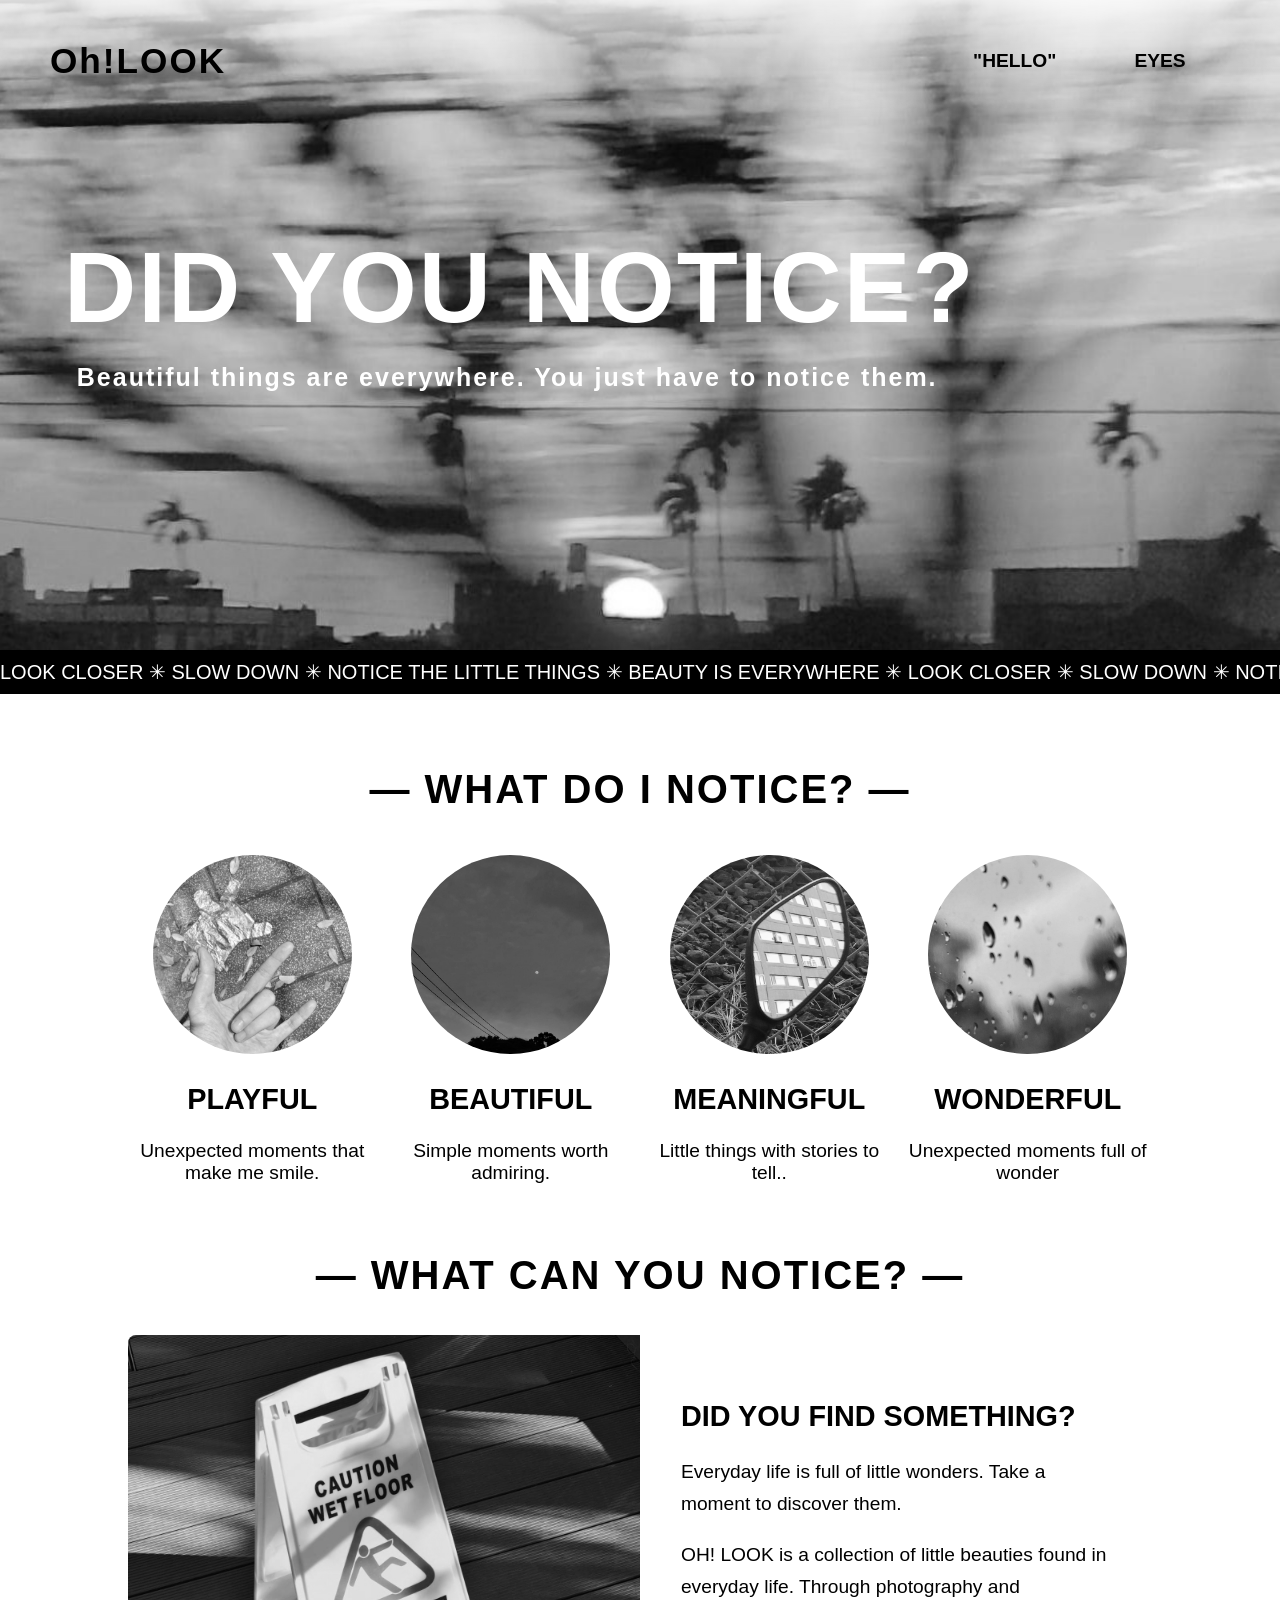
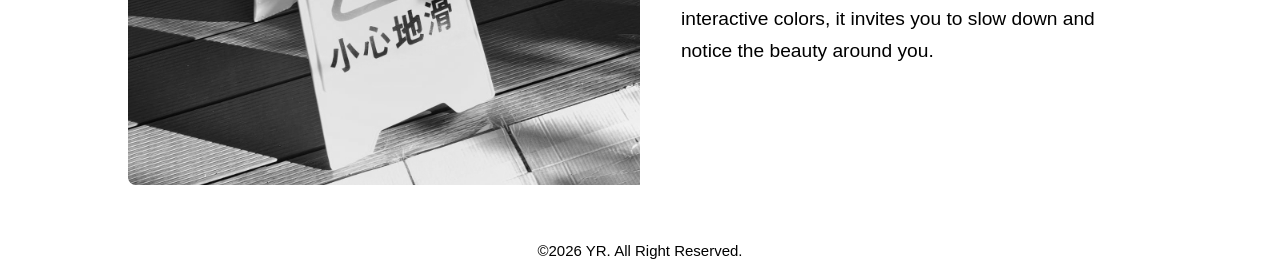
<file: index.html>
<!doctype html>
<html>

<head><!--設定頁面基本資訊+外部連結-->
<meta charset="utf-8">
<meta name="viewport" content="width=device-width, initial-scale=1.0">
<title>Oh!LOOK</title>
<link href="css/min1.css" rel="stylesheet" type="text/css">
</head>

<body><!--瀏覽器看得見的內容-->
<!--header-->
<header>
    <div class="menu">
        <!--logo-->
        <div class="logo">
            <a href="#top">Oh!LOOK</a>
        </div>
        <!--nav-->
        <nav>
            <a href="index.html">"HELLO"</a>
            <a href="inside.html">EYES</a>
        </nav>
    </div>
</header>

<!--hero-->
<div class="hero">
    <img src="images/60506.jpg" alt="hero">
    <h1>DID YOU NOTICE?</h1>
    <p>Beautiful things are everywhere. You just have to notice them.</p>
</div>

<!--marquee-->
<div class="marquee">
  <div class="marquee-track">
    <div class="marquee-content">
    LOOK CLOSER ✳ SLOW DOWN ✳ NOTICE THE LITTLE THINGS ✳ BEAUTY IS EVERYWHERE ✳
    LOOK CLOSER ✳ SLOW DOWN ✳ NOTICE THE LITTLE THINGS ✳ BEAUTY IS EVERYWHERE ✳
    LOOK CLOSER ✳ SLOW DOWN ✳ NOTICE THE LITTLE THINGS ✳ BEAUTY IS EVERYWHERE ✳
    </div>
    <div class="marquee-content" aria-hidden="true">
    LOOK CLOSER ✳ SLOW DOWN ✳ NOTICE THE LITTLE THINGS ✳ BEAUTY IS EVERYWHERE ✳
    LOOK CLOSER ✳ SLOW DOWN ✳ NOTICE THE LITTLE THINGS ✳ BEAUTY IS EVERYWHERE ✳
    LOOK CLOSER ✳ SLOW DOWN ✳ NOTICE THE LITTLE THINGS ✳ BEAUTY IS EVERYWHERE ✳
    </div>
  </div>
</div>

<!--card section-->
<section>
    <h1 id="step-section">— WHAT DO I NOTICE? —</h1>
        <!--card-->
        <div class="card">
            <img src="images/60574_0.jpg">
            <h2>PLAYFUL</h2>
            <p>Unexpected moments that make me smile.</p>
            </a>
        </div>

        <div class="card">
            <img src="images/60573_0.jpg">
            <h2>BEAUTIFUL</h2>
            <p>Simple moments worth admiring.</p>
            </a>
        </div> 

        <div class="card">
            <img src="images/60586_0.jpg">
            <h2>MEANINGFUL</h2>
            <p>Little things with stories to tell..</p>
            </a>
        </div>

        <div class="card">
            <img src="images/60551_0.jpg">
            <h2>WONDERFUL</h2>
            <p>Unexpected moments full of wonder</p>
            </a>
        </div>

</section>


<!--description section-->
<section>

    <section id="moments">
    <h1>— WHAT CAN YOU NOTICE? —</h1>
    </section>

    <article>
        
        <div class="a_left">
            <img src="images/60531_1.jpg" />
            <a href="inside.html" class="moreb">More</a>
        </div>

        <div class="a_right">
            <h2>DID YOU FIND SOMETHING?</h2>
            <p>Everyday life is full of little wonders. Take a moment to discover them.</p>
            <p>OH! LOOK is a collection of little beauties found in everyday life. Through photography and interactive colors, it invites you to slow down and notice the beauty around you.</p>
                
        </div>

    </article>
</section>

<!--footer-->
<footer>
  <a href="javascript:void(0);" onclick="window.scrollTo({top: 0, behavior: 'smooth'});">
    &copy;2026 YR. All Right Reserved.
  </a>
</footer>

</body>
</html>
</file>
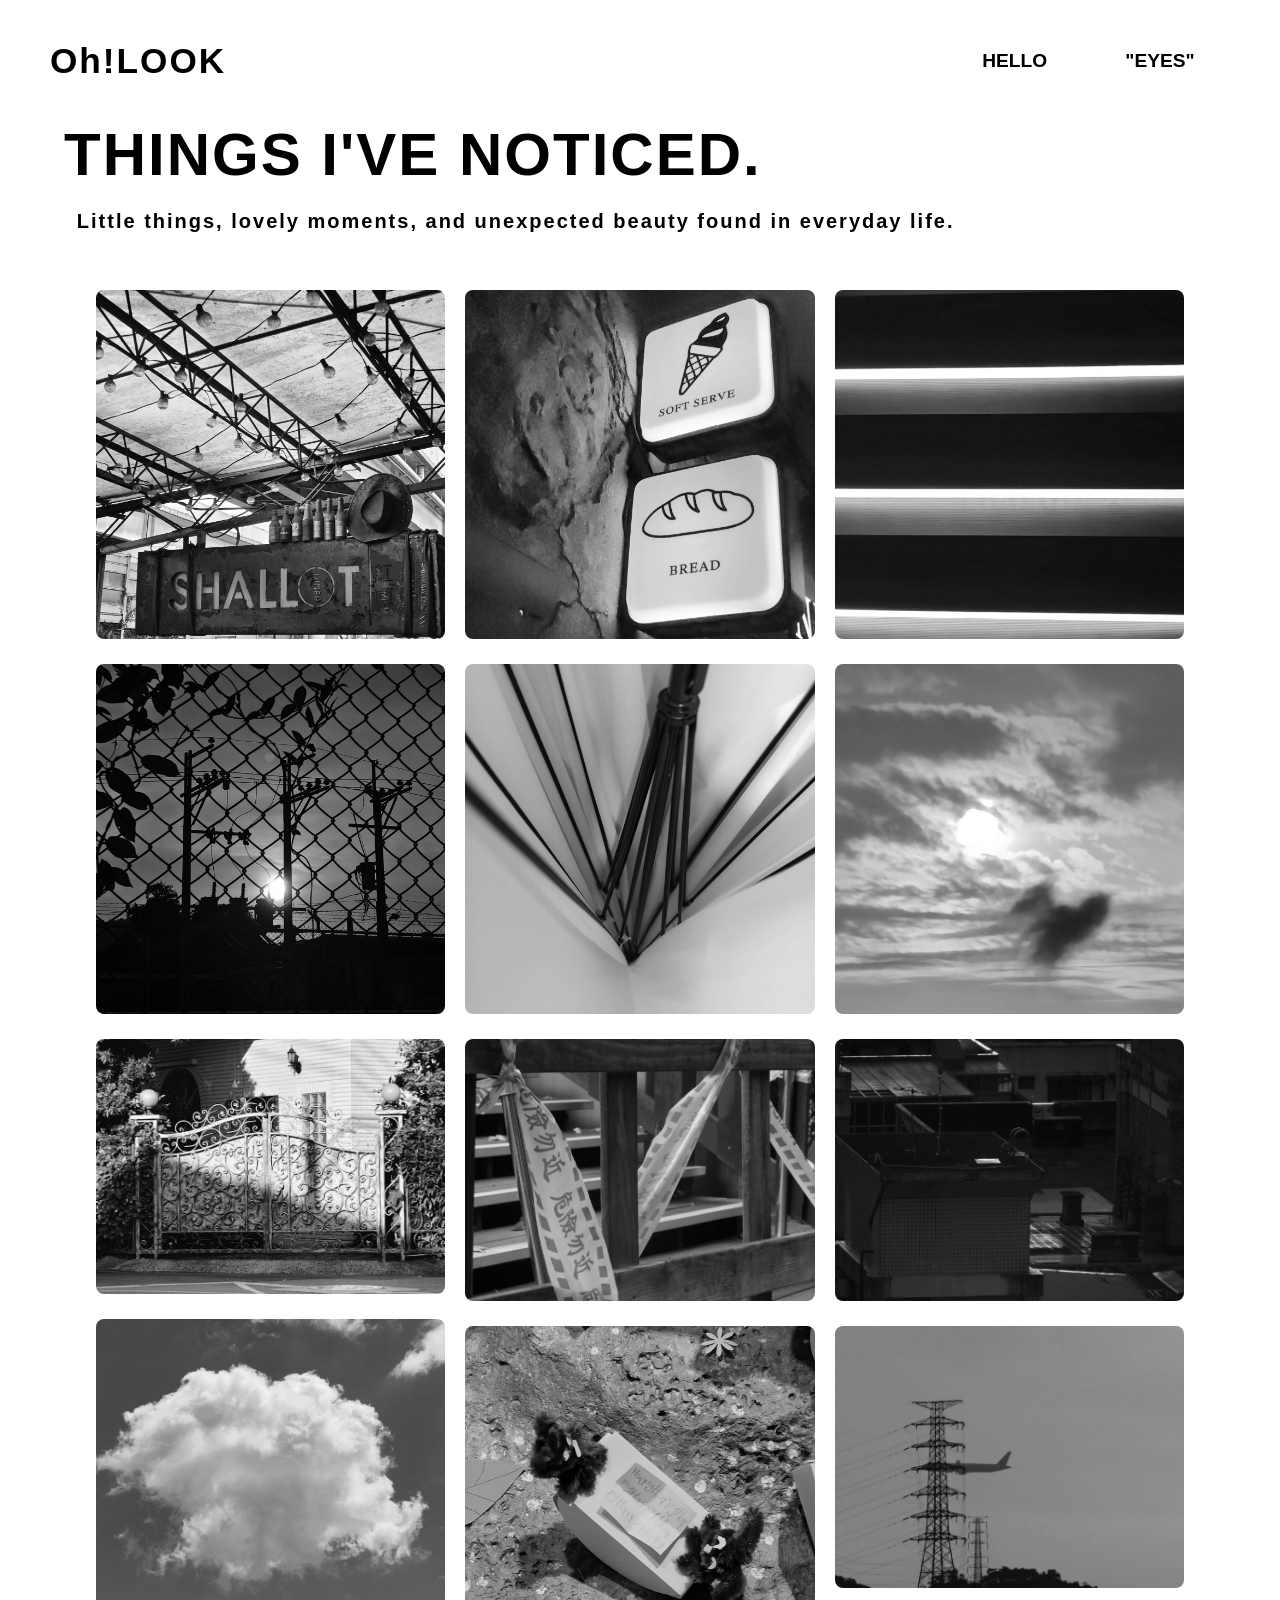
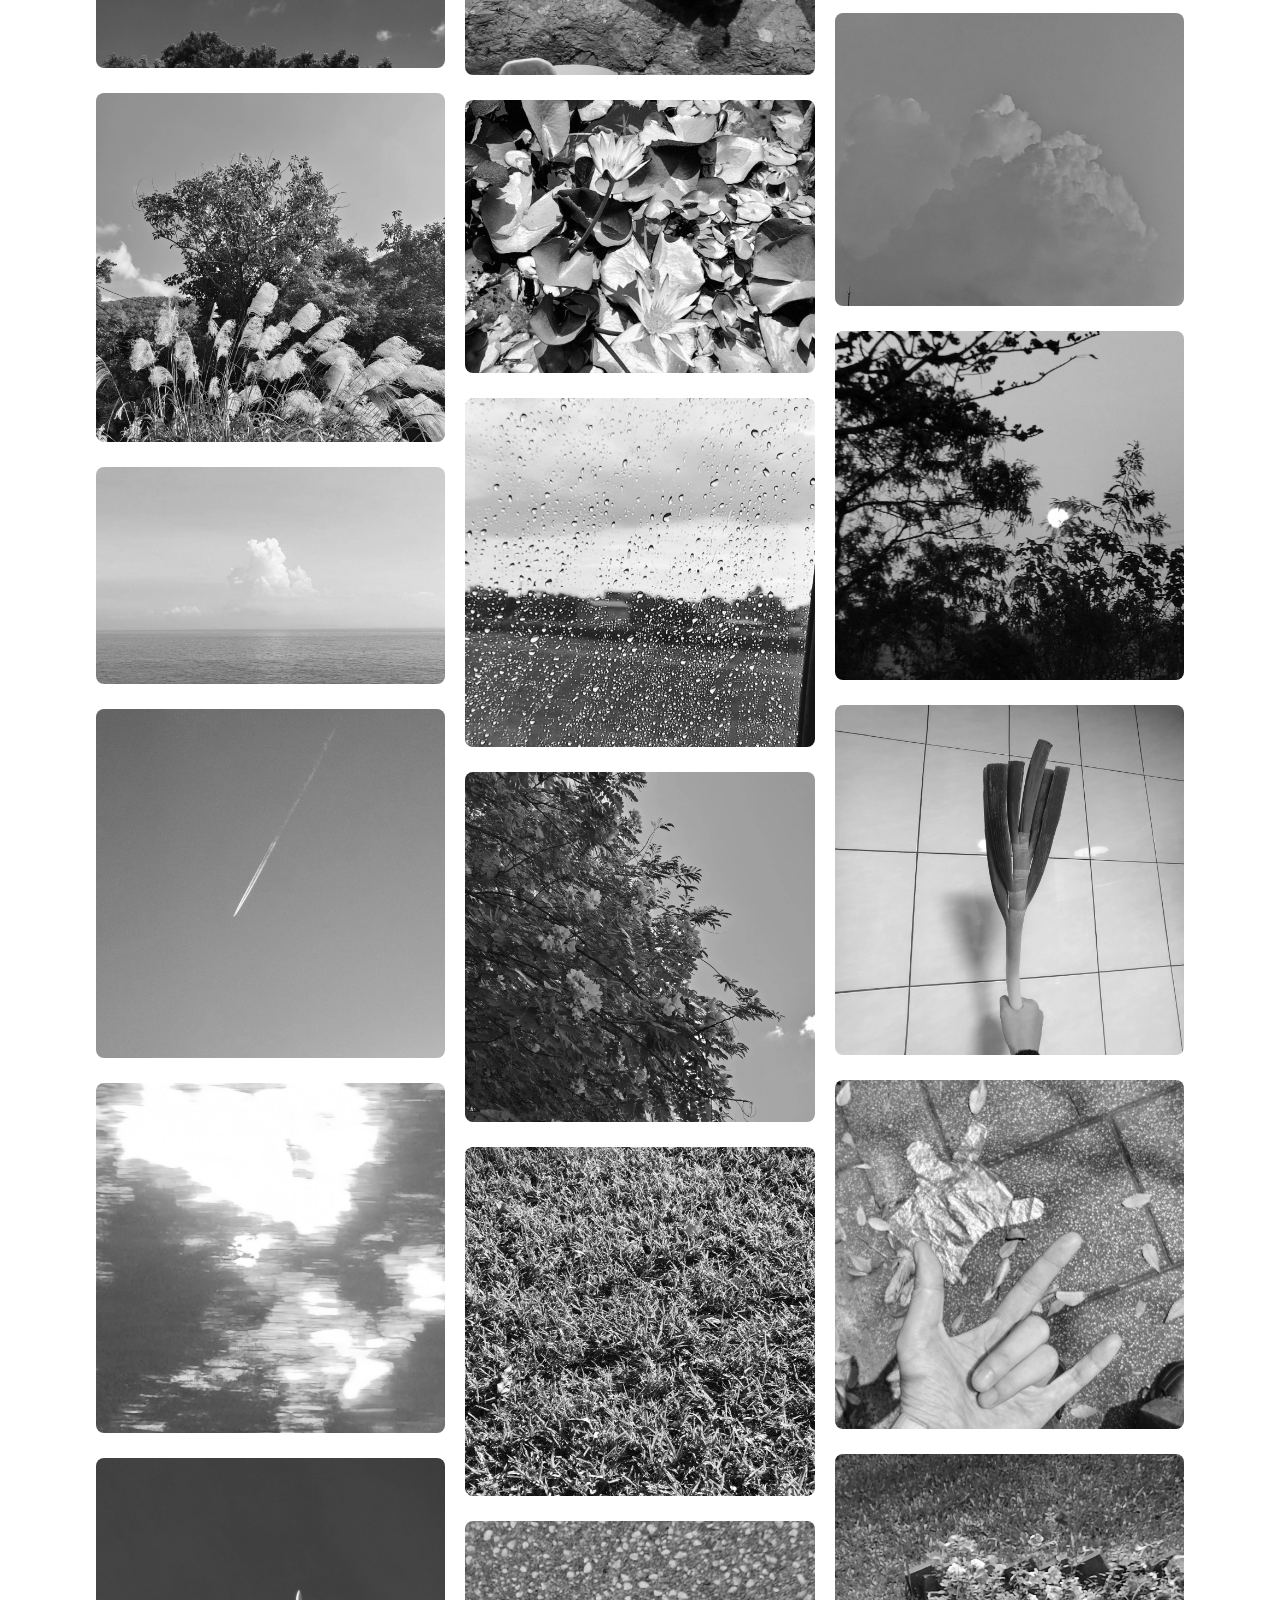
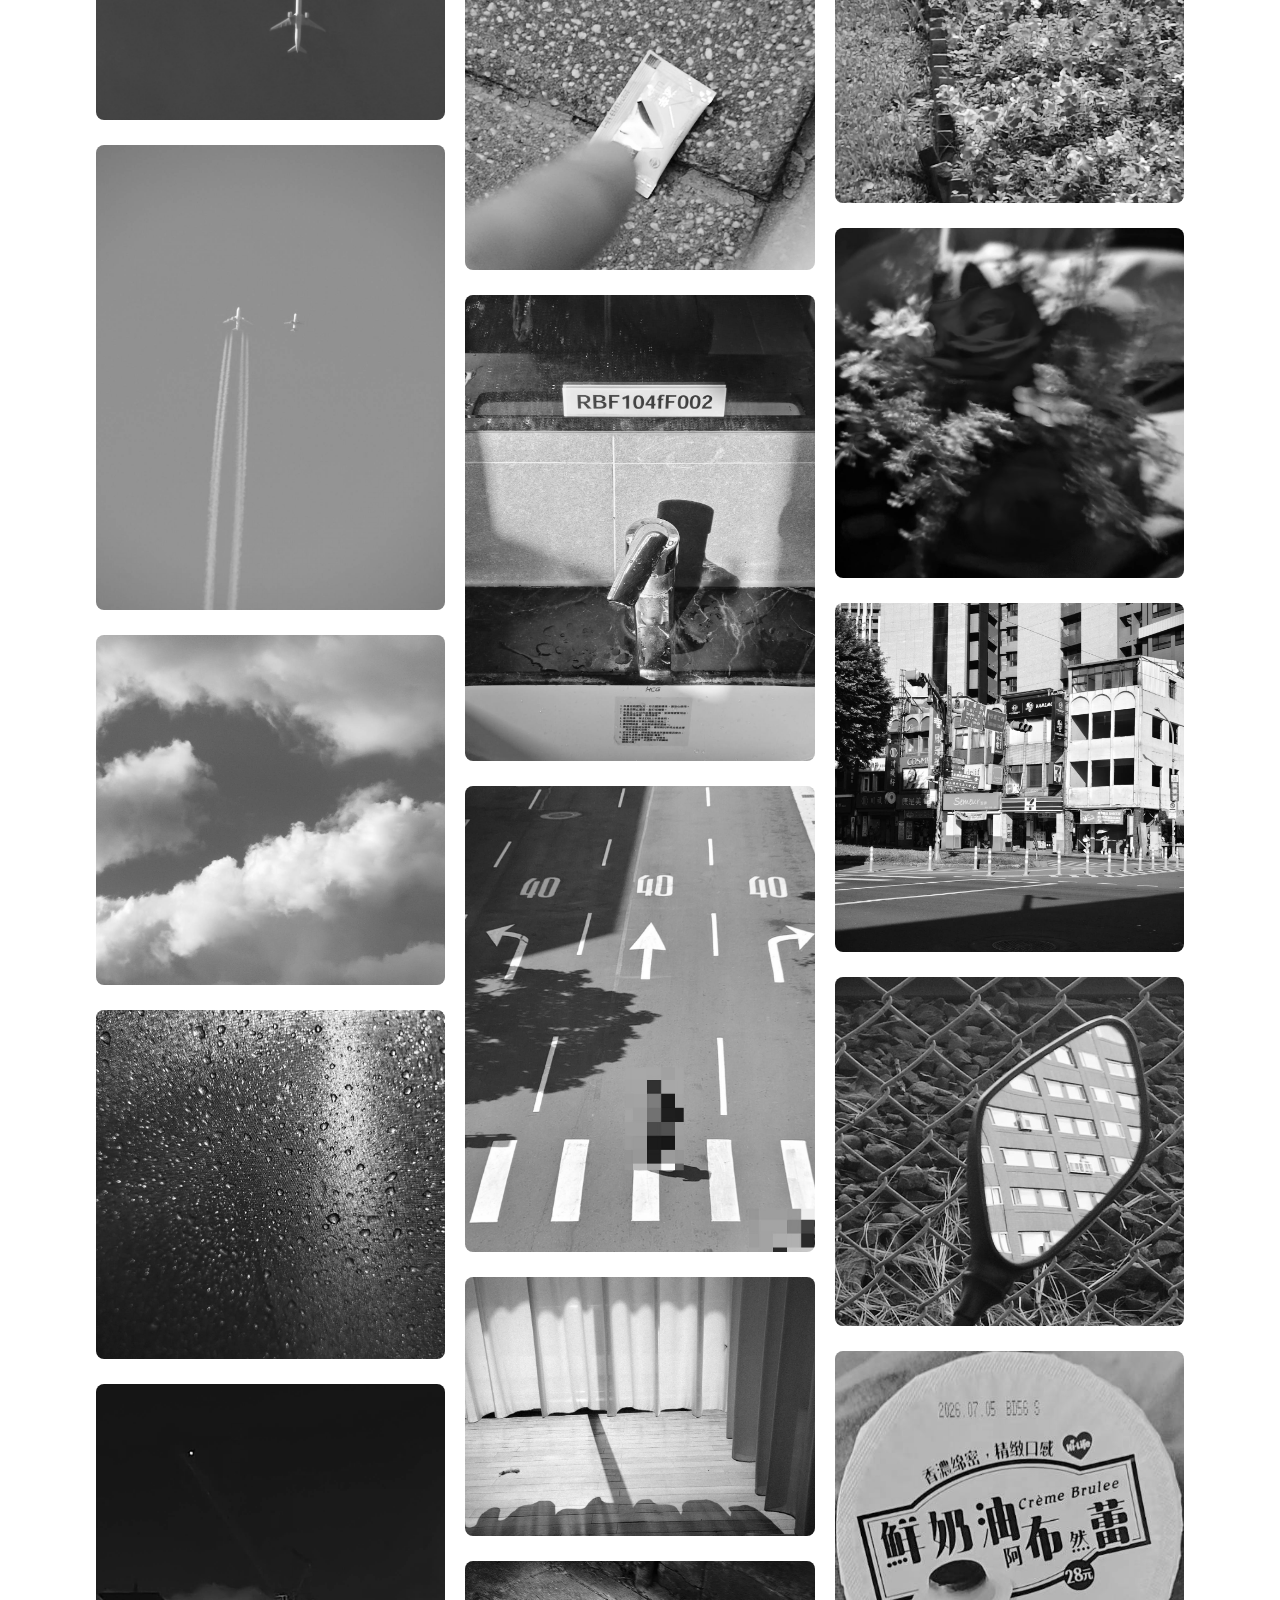
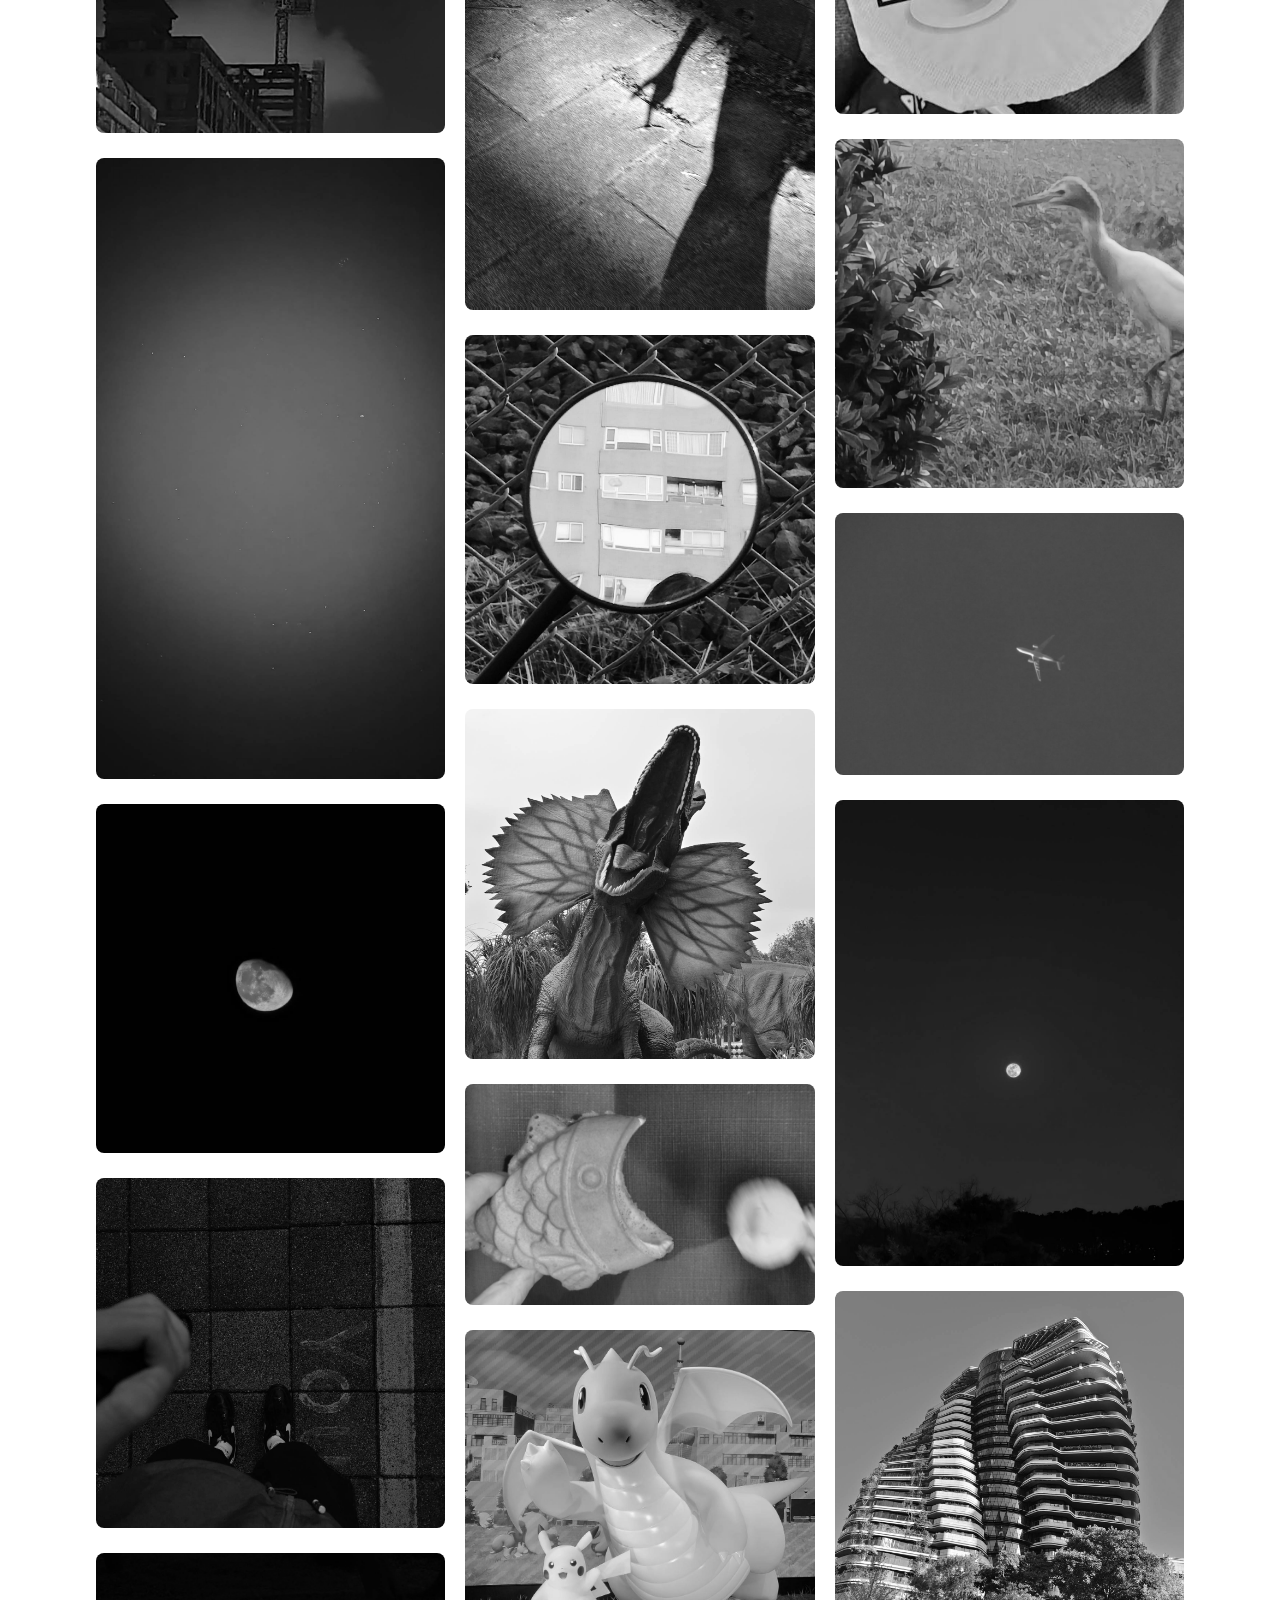
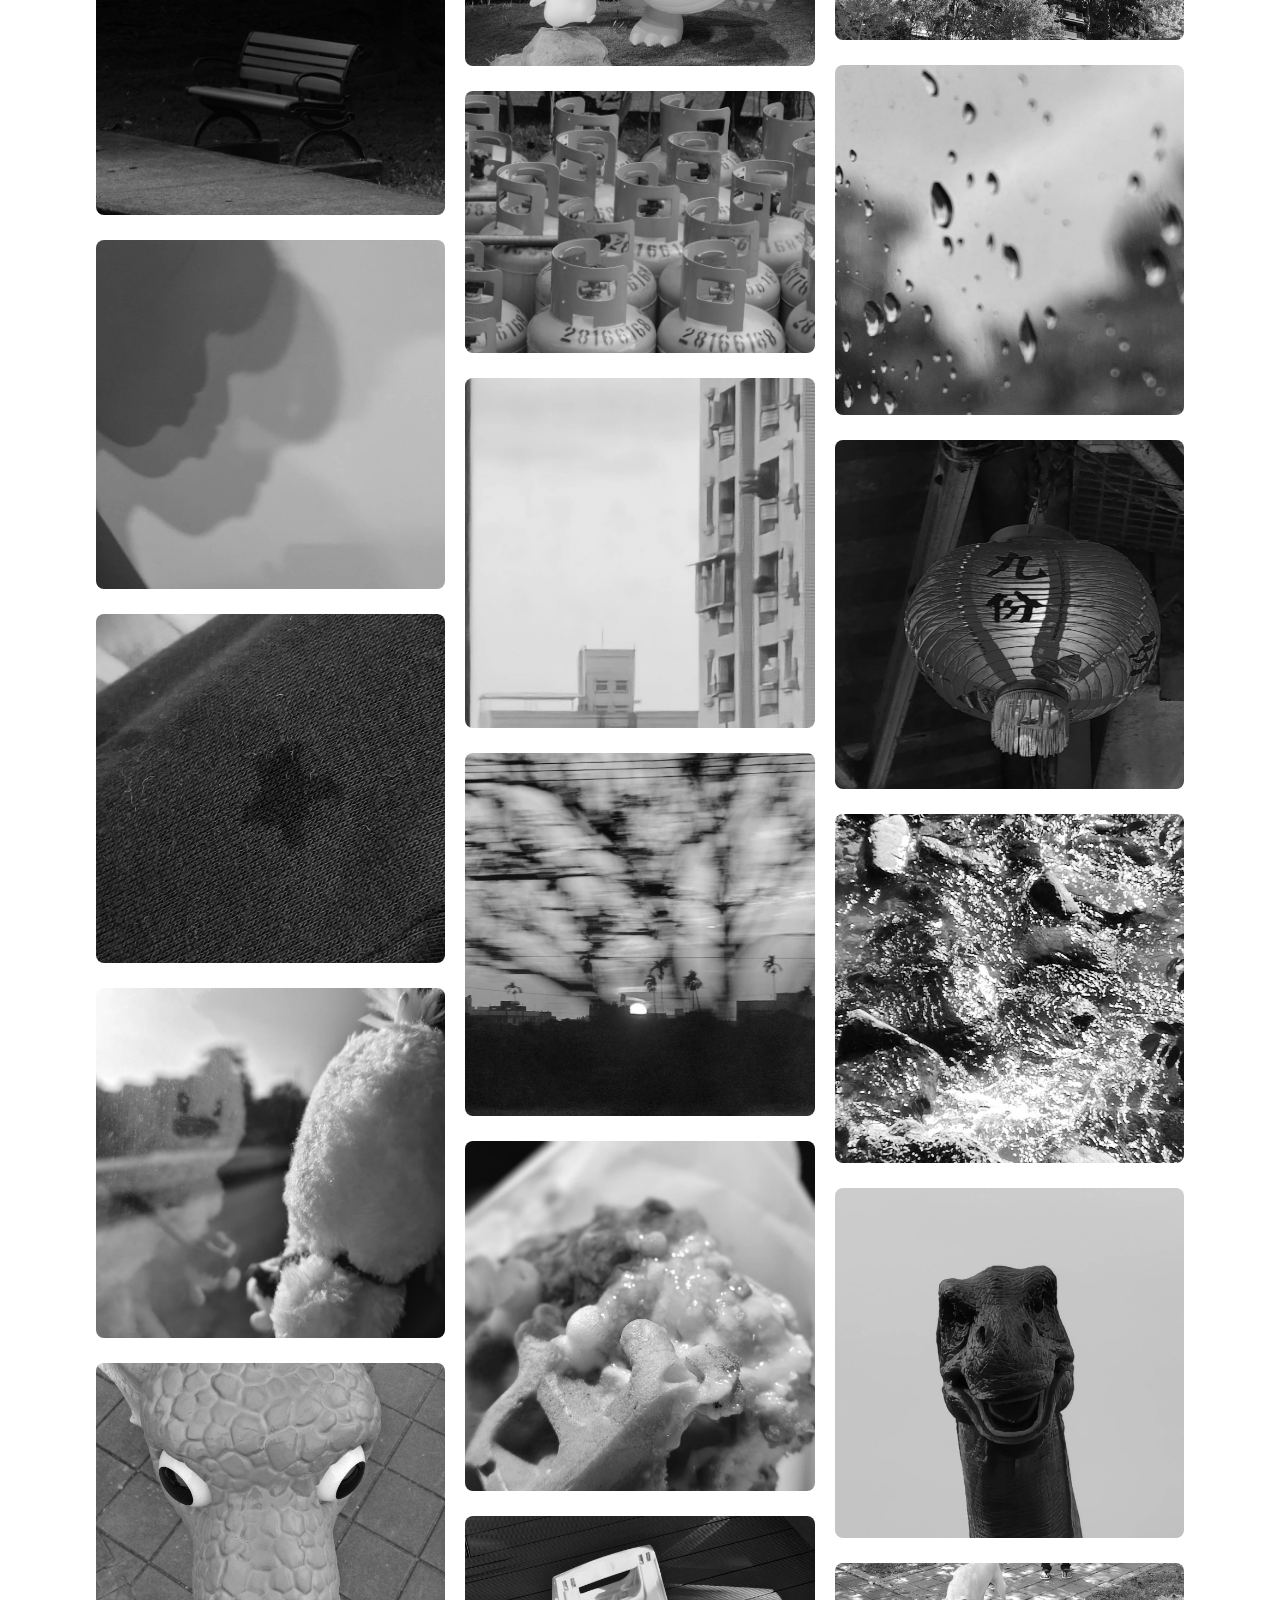
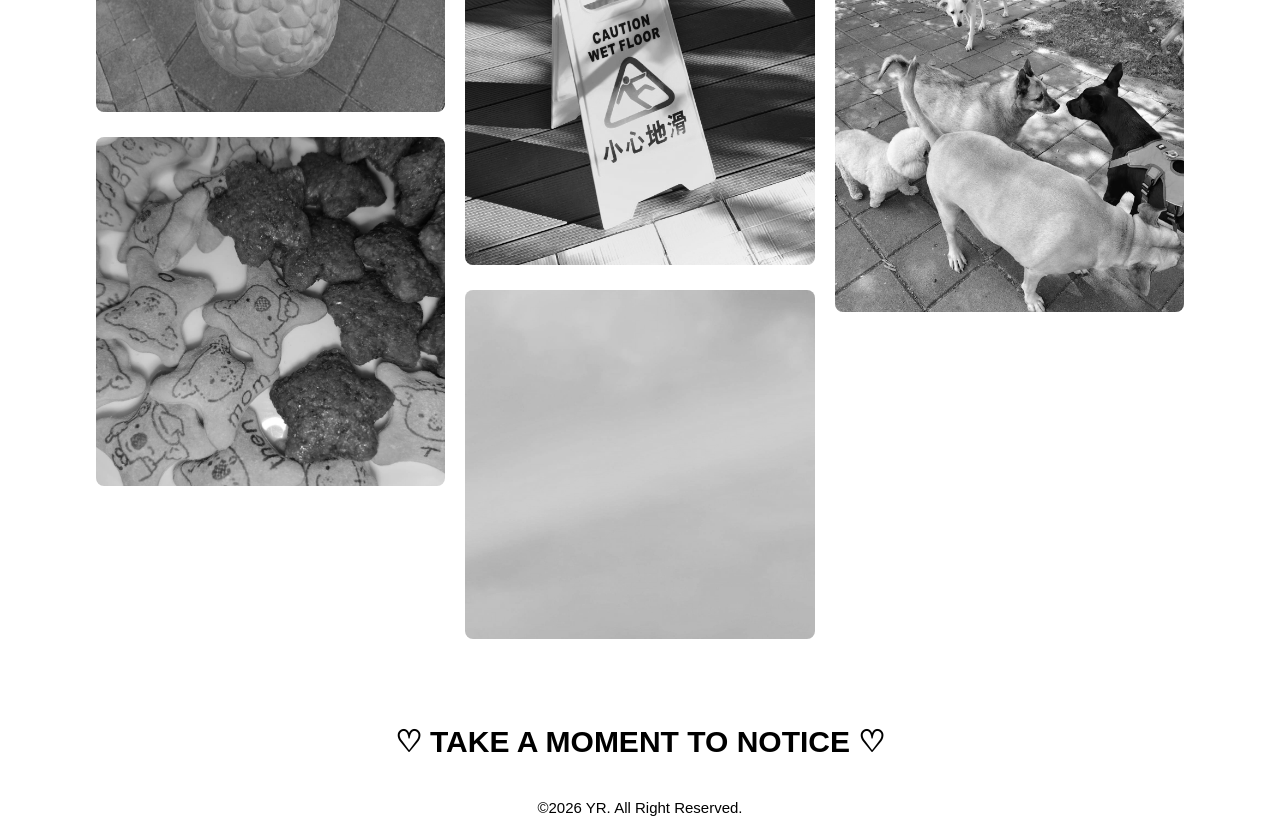
<file: inside.html>
<!doctype html>
<html>

<head><!--設定頁面基本資訊+外部連結-->
<meta charset="utf-8">
<meta name="viewport" content="width=device-width, initial-scale=1.0">
<title>Oh!LOOK</title>
<link href="css/min1.css" rel="stylesheet" type="text/css">
</head>

<body><!--瀏覽器看得見的內容-->
<!--header-->
<header>
    <div class="menu">
        <!--logo-->
        <div class="logo">
            <a href="#top">Oh!LOOK</a>
        </div>
        <!--nav-->
        <nav>
            <a href="index.html">HELLO</a>
            <a href="inside.html">"EYES"</a>
        </nav>
    </div>
</header>

<!--hero-->
<div class="hero inside-hero">
    <h1>THINGS I'VE NOTICED.</h1>
    <p>Little things, lovely moments, and unexpected beauty found in everyday life.</p>
</div>

<section class="gallery">

  <div class="gallery-item">
    <img src="images/60581_0.jpg" alt="A little moment">
  </div>

  <div class="gallery-item">
    <img src="images/60585_0.jpg" alt="A little moment">
  </div>

  <div class="gallery-item">
    <img src="images/60584_0.jpg" alt="A little moment">
  </div>

  <div class="gallery-item">
    <img src="images/60590_0.jpg" alt="A little moment">
  </div>

  <div class="gallery-item">
    <img src="images/60556_0.jpg" alt="A little moment">
  </div>

  <div class="gallery-item">
    <img src="images/60562_0.jpg" alt="A little moment">
  </div>

  <div class="gallery-item">
    <img src="images/60564_0.jpg" alt="A little moment">
  </div>

  <div class="gallery-item">
    <img src="images/60563_0.jpg" alt="A little moment">
  </div>

  <div class="gallery-item">
    <img src="images/60550_0.jpg" alt="A little moment">
  </div>

  <div class="gallery-item">
    <img src="images/60548_0.jpg" alt="A little moment">
  </div>

  <div class="gallery-item">
    <img src="images/60522_0.jpg" alt="A little moment">
  </div>

  <div class="gallery-item">
    <img src="images/60576_0.jpg" alt="A little moment">
  </div>

  <div class="gallery-item">
    <img src="images/60521_0.jpg" alt="A little moment">
  </div>

  <div class="gallery-item">
    <img src="images/60529_0.jpg" alt="A little moment">
  </div>

  <div class="gallery-item">
    <img src="images/60530_0.jpg" alt="A little moment">
  </div>

  <div class="gallery-item">
    <img src="images/60575_0.jpg" alt="A little moment">
  </div>

  <div class="gallery-item">
    <img src="images/60544_0.jpg" alt="A little moment">
  </div>

    <div class="gallery-item">
    <img src="images/60568_0.jpg" alt="A little moment">
  </div>

  <div class="gallery-item">
    <img src="images/60580_0.jpg" alt="A little moment">
  </div>

    <div class="gallery-item">
    <img src="images/60566_0.jpg" alt="A little moment">
  </div>

  <div class="gallery-item">
    <img src="images/60559_0.jpg" alt="A little moment">
  </div>

  <div class="gallery-item">
    <img src="images/60561_0.jpg" alt="A little moment">
  </div>

  <div class="gallery-item">
    <img src="images/60534_0.jpg" alt="A little moment">
  </div>

   <div class="gallery-item">
    <img src="images/60537_0.jpg" alt="A little moment">
  </div>

  <div class="gallery-item">
    <img src="images/60546_0.jpg" alt="A little moment">
  </div>

    <div class="gallery-item">
    <img src="images/60540_0.jpg" alt="A little moment">
  </div>

  <div class="gallery-item">
    <img src="images/60539_0.jpg" alt="A little moment">
  </div>

  <div class="gallery-item">
    <img src="images/60535_0.jpg" alt="A little moment">
  </div>

  <div class="gallery-item">
    <img src="images/60526_0.jpg" alt="A little moment">
  </div>

  <div class="gallery-item">
    <img src="images/58607_0.jpg" alt="A little moment">
  </div>

    <div class="gallery-item">
    <img src="images/60523_0.jpg" alt="A little moment">
  </div>

  <div class="gallery-item">
    <img src="images/60528_0.jpg" alt="A little moment">
  </div>

  <div class="gallery-item">
    <img src="images/60532_0.jpg" alt="A little moment">
  </div>

  <div class="gallery-item">
    <img src="images/60541_0.jpg" alt="A little moment">
  </div>

  <div class="gallery-item">
    <img src="images/60582_0.jpg" alt="A little moment">
  </div>

  <div class="gallery-item">
    <img src="images/60587_0.jpg" alt="A little moment">
  </div>

  <div class="gallery-item">
    <img src="images/60560_0.jpg" alt="A little moment">
  </div>

  <div class="gallery-item">
    <img src="images/60589_0.jpg" alt="A little moment">
  </div>

  <div class="gallery-item">
    <img src="images/60571_0.jpg" alt="A little moment">
  </div>

  <div class="gallery-item">
    <img src="images/60545_0.jpg" alt="A little moment">
  </div>

  <div class="gallery-item">
    <img src="images/60527_0.jpg" alt="A little moment">
  </div>

  <div class="gallery-item">
    <img src="images/60506.jpg" alt="A little moment">
  </div>

  <div class="gallery-item">
    <img src="images/59440_0.jpg" alt="A little moment">
  </div>

  <div class="gallery-item">
    <img src="images/60531_0.jpg" alt="A little moment">
  </div>

  <div class="gallery-item">
    <img src="images/60533_0.jpg" alt="A little moment">
  </div>

  <div class="gallery-item">
    <img src="images/60536_0.jpg" alt="A little moment">
  </div>

  <div class="gallery-item">
    <img src="images/60538_0.jpg" alt="A little moment">
  </div>

    <div class="gallery-item">
    <img src="images/60542_0.jpg" alt="A little moment">
    </div>

  <div class="gallery-item">
    <img src="images/60543_0.jpg" alt="A little moment">
  </div>

  <div class="gallery-item">
    <img src="images/60547_0.jpg" alt="A little moment">
  </div>

  <div class="gallery-item">
    <img src="images/60567_0.jpg" alt="A little moment">
  </div>

  <div class="gallery-item">
    <img src="images/60572_0.jpg" alt="A little moment">
  </div>

    <div class="gallery-item">
    <img src="images/60574_0.jpg" alt="A little moment">
  </div>

  <div class="gallery-item">
    <img src="images/60577_0.jpg" alt="A little moment">
  </div>

  <div class="gallery-item">
    <img src="images/60579_0.jpg" alt="A little moment">
  </div>

  <div class="gallery-item">
    <img src="images/60583_0.jpg" alt="A little moment">
    </div>
    
  <div class="gallery-item">
    <img src="images/60586_0.jpg" alt="A little moment">
  </div>

  <div class="gallery-item">
    <img src="images/60588_0.jpg" alt="A little moment">
  </div>

  <div class="gallery-item">
    <img src="images/60591_0.jpg" alt="A little moment">
    </div>

    <div class="gallery-item">
    <img src="images/60549_0.jpg" alt="A little moment">
    </div>

  <div class="gallery-item">
    <img src="images/60569_0.jpg" alt="A little moment">
  </div>

   <div class="gallery-item">
    <img src="images/60570_0.jpg" alt="A little moment">
  </div>

  <div class="gallery-item">
    <img src="images/60551_0.jpg" alt="A little moment">
  </div>

  <div class="gallery-item">
    <img src="images/60552_0.jpg" alt="A little moment">
  </div>

    <div class="gallery-item">
    <img src="images/60557_0.jpg" alt="A little moment">
    </div>

  <div class="gallery-item">
    <img src="images/60558_0.jpg" alt="A little moment">
  </div>

  <div class="gallery-item">
    <img src="images/60565_0.jpg" alt="A little moment">
  </div>

</section>

<section class="closing">
  <h2>♡ TAKE A MOMENT TO NOTICE ♡</h2>
</section>


<!--footer-->
<footer>
  <a href="javascript:void(0);" onclick="window.scrollTo({top: 0, behavior: 'smooth'});">
    &copy;2026 YR. All Right Reserved.
  </a>
</footer>

</body>
</html>
</file>
<file: css/min1.css>
@import url('https://fonts.googleapis.com/css2?family=Cantata+One&family=Chango&family=DM+Serif+Display:ital@0;1&family=Noto+Sans+TC:wght@100..900&family=Roboto:ital,wght@0,100..900;1,100..900&family=Unna:ital,wght@0,400;0,700;1,400;1,700&display=swap');
html {
  scroll-behavior: smooth; /* 平滑滾動動效 */
}

/* 套用到整個頁面 */
body {
  padding: 0;
  margin: 0;
  min-height: 100vh; /* 確保全螢幕高度都能點擊生效 */
  font-size: 1.2rem;
  background: rgb(255, 255, 255);
  color: rgb(0, 0, 0);

  font-family: "Staatliches", sans-serif;
}

/* ===== 鼠標更換效果 ===== */
html, body, * {
  cursor: url('../images/eye-01.svg') 16 16, auto !important;
}

html:active, body:active, *:active {
  cursor: url('../images/eye-02.svg') 16 16, auto !important;
}
/* ============================== */

/* 平常狀態：只有圖片變黑白 */
img {
  filter: grayscale(100%);
  transition: filter 0.3s ease;
}

/* 滑鼠碰觸或點擊時：圖片恢復彩色 */
img:hover,
img:active {
  filter: grayscale(0%);
}

::selection{
    background: rgb(0, 0, 0);
    color: rgba(255, 255, 255, 1);
}

a{
    text-decoration: none;
    color: rgb(0, 0, 0);
    display: inline-block;
}



/*header*/
header{
    position: fixed;
    top: 0;
    width: 100%;
    height: auto;
    z-index: 200000;
    
    background: linear-gradient(
     to bottom,
     rgba(255, 255, 255, 0.845),
     rgba(255, 213, 0, 0)
    )
}

.menu {
  display: flex;
  align-items: center;
  justify-content: space-between;
  padding: 0 50px; /* 上下 0，左右各退開 50px */
  box-sizing: border-box; /* 確保 padding 不會把容器寬度撐爆 */
}

/*logo*/
.logo {
  display: flex;
  align-items: center;
}

.logo a {
  display: inline-block;
  text-decoration: none;
  cursor: pointer;

  /* 1. 字體放大 */
  font-size: 2.2rem;       /* 依視覺需求調整大小，如 2rem ~ 3rem */
  font-weight: 900;        /* 粗細程度 */

  /* 2. 單獨指定字形 */
  font-family: "Staatliches", sans-serif; /* 替換為你想單獨套用的字型名稱 */
  
  /* 3. 顏色與間距微調（配合你的導覽列風格） */
  color:  #000000;
  letter-spacing: 2px;     /* 字元間距，讓標題更有設計感 */
}

/*nav*/
nav{
    /*float: right;*/
    flex:1;
    text-align: right;
}

nav a {
  /* 將原本上下左右都是 50px 的 padding，改為垂直 20px、水平由 width 掌控 */
  padding: 50px 0;
  width: 140px;            /* 關鍵：給予兩個超連結一模一樣的固定寬度 */
  text-align: center;      /* 關鍵：文字在自己的 140px 空間內居中對齊 */
  display: inline-block;   /* 保留你原本的設定，這樣 width 才會生效 */

  font-weight: bold;
  color: #000000;
  text-decoration: none;
}

nav a:hover{
text-decoration: none;       /* 移上去時不要出現底線 */
  color: #5958588f;
}

/*hero*/
.hero{
    position: relative;   
    width: 100%;
    height: 650px;
    overflow: hidden;
}

.hero img{
    width: 100%;
    height: 100%;
    object-fit:cover;
}

/* 1. 定義淡入動畫 */
@keyframes heroFadeIn {
  from {
    opacity: 0;
    transform: translateY(-20px); /* 初始稍微往上偏移 20px */
  }
  to {
    opacity: 1;
    transform: translateY(0);    /* 回到原位 */
  }
}

/* 2. 主標題 (DID YOU NOTICE?) */
.hero h1 {
  position: absolute;
  top: 25%;
  left: 5%;
  font-size: 100px;
  font-weight: 900;
  letter-spacing: 2px;
  color: rgb(255, 255, 255);

  /* ▼▼▼ 加入淡入動畫 ▼▼▼ */
  opacity: 0; /* 預設先隱藏，避免載入前閃爍 */
  animation: heroFadeIn 1.6s cubic-bezier(0.16, 1, 0.3, 1) 0.3s forwards;
  /* 動畫名 | 持續 1s | 絲滑緩動 | 延遲 0.3s 播放 | 結束保持 opacity: 1 */
}

/* 3. 副標題 (Beautiful things...) */
.hero p {
  position: absolute;
  top: 52%;
  left: 6%;
  font-size: 25px;
  font-weight: 700;
  letter-spacing: 2px;
  color: rgb(255, 255, 255);

  /* ▼▼▼ 加入淡入動畫 ▼▼▼ */
  opacity: 0; /* 預設先隱藏 */
 animation: heroFadeIn 1.8s cubic-bezier(0.16, 1, 0.3, 1) 0.8s forwards;
  /* 延遲 0.8s 播放，主標題出來後才跟著浮現 */
}

.inside-hero {
  position: relative;      /* 必須加上這行，絕對定位才不會飄去網頁頂部！ */
  height: 250px;           /* 高度要給足夠容納兩行字 */
}

.inside-hero h1 {
  position: absolute;
  top: 80px;               /* 改用像素向下移，離開導覽列 */
  left: 5%;
    font-size: 60px;
    font-weight: 900;
    letter-spacing: 2px;
    color: rgb(0, 0, 0);

    animation: heroFadeIn 1.6s cubic-bezier(0.16, 1, 0.3, 1) 0.3s forwards;
}

.inside-hero p {
  position: absolute;
  top: 190px;              /* 要比 h1 的頂部多出至少 70~90px，才不會跟標題相撞重疊 */
  left: 6%;
    font-size: 20px;
    font-weight: 700;
    letter-spacing: 2px;
    color: rgb(0, 0, 0);

    animation: heroFadeIn 1.8s cubic-bezier(0.16, 1, 0.3, 1) 0.8s forwards;
}

/* EYE PAGE - 瀑布流畫廊 (GALLERY) */

/* 1. 外層容器設定多欄 (電腦版 3 欄或 4 欄更像 Pinterest 瀑布流) */
.gallery {
  display: block !important;          /* 覆蓋掉全域 section 的 flex，瀑布流必備 */
  columns: 3;                         /* 欄數：可設為 3 或 4 */
  column-gap: 20px;                   /* 左右各欄間距 */
  width: 85%;
  margin: 40px auto;
  padding: 0;
  box-sizing: border-box;
}

/* 2. 單個項目：防止被欄位切斷 */
.gallery-item {
  display: inline-block;              /* 確保容器穩定折行 */
  width: 100%;                        /* 填滿單欄寬度 */
  margin-bottom: 20px;                /* 上下圖片之間的間距 */
  break-inside: avoid;                /* 關鍵：避免圖片跨欄被截斷 */
  overflow: hidden;
  border-radius: 8px;                 /* 圓角弧度 */
  background: #ffffff;                /* 圖片載入前的底色 */
}

/* 3. 圖片本身自適應原圖高寬比 */
.gallery-item img {
  width: 100%;
  height: auto;                       /* 依原圖高度自然伸縮，形成高低錯落的瀑布流 */
  display: block;
  filter: grayscale(100%);
  transition: filter 0.5s ease, transform 0.5s ease;
}

/* 4. 滑鼠懸停效果 */
.gallery-item:hover img {
  filter: grayscale(0%);
  transform: scale(1.04);
}


/*marquee*/
.marquee{
    width: 100%;
    overflow: hidden;
    background: rgb(0, 0, 0);
    color: rgba(255, 255, 255, 1);
    padding: 10px 0;
    font-size: 20px;
}

.marquee-track{
    display: flex;
    width: max-content;
    animation: marquee 50s linear infinite;
}

@keyframes marquee{
    from {
        transform: translateX(0);
    }
    to {
        transform: translateX(-50%);
    }
}

/*section*/
section{
    display:flex;
    flex-wrap: wrap;
    gap:10px;

    width: 80%;
    margin: auto;
    margin-top: 40px;
    margin-bottom: 7px;
}

section h1{
    font-size: 40px;
    font-weight: 800;
    flex:0 0 100%;
    color:rgb(0, 0, 0);
    text-align: center;
    letter-spacing: 2px;
    
}

/*card*/
.card{
	flex: 0 0 calc((100% - 10px *3)/4);
	text-align:center;
	cursor:pointer;
}

.card img{
	width:80%;
	border-radius:50%;
	border:solid 0px rgb(0, 0, 0);
    
	-ms-transform: rotate(0deg); /* IE 9 */
    -webkit-transform: rotate(0deg); /* Safari */
    transform: rotate(0deg); /* Standard syntax */
	
	transition: transform 1.5s;
	-webkit-transition: transform 1.5s;
}

.card:hover img{
	-ms-transform: rotate(-20deg); /* IE 9 */
    -webkit-transform: rotate(-20deg); /* Safari */
    transform: rotate(-20deg); /* Standard syntax */
}

#moments h1 {
  font-size: 40px;
  font-weight: 800;
  color: #000000;
  text-align: center;
  letter-spacing: 2px;
  margin-top: -30px;
  margin-bottom: 20px;
}

/*article*/
article{
	width:100%;
    height: 500px;
	margin:auto;
    margin-bottom: 10px;
    overflow: hidden;
}

article:hover{
	cursor:pointer;	
}



.a_left{
    position: relative;
	float:left;
	width:50%;
    height:90%;
}

.a_left img{
	float:left;
	width:100%;
    height:100%;
	object-fit:cover;
    border-radius: 8px 0px 0px 8px;
}

.a_right{
	float:left;
	width:50%;
    height:90%;
	padding: 4%;
	box-sizing:border-box;
	background:rgba(255, 255, 255, 1);
	color:rgb(0, 0, 0);
	text-align:left;
    line-height: 2rem;
    transition: color 0.5s, background 0.5s;
	-webkit-transition: color 0.5s, background 0.5s; /*前綴詞*/
    border-radius: 0 8px 8px 0;
	
	transition-timing-function:linear;
	-webkit-transition-timing-function: linear;/* Safari */

}


.moreb{
  
	position:absolute;
	top:50%;
	left:50%;
	transform: translate(-50%, -50%);
	
	background:rgba(255, 213, 0, 1);
	padding:30px;
	color: rgba(255, 255, 255, 1);
    opacity:0;
	transition: opacity 0.7s;
	-webkit-transition: opacity 0.7s;/*前綴詞*/
    border-radius: 7px;
	
	transition-timing-function: ease-in-out;
	-webkit-transition-timing-function: ease-in-out;/* Safari */

}

article:hover .moreb{
	opacity:1;
}


article:hover .a_right{
	background:rgb(255, 246, 231);
    color:rgba(255, 213, 0, 1);
}

/* 將 closing 區塊改為直向排列並完全水平置中 */
.closing {
  display: flex !important;
  flex-direction: column !important; /* 強制由上到下垂直排列 */
  align-items: center !important;    /* 所有內容水平置中 */
  text-align: center !important;     /* 文字本體水平置中 */
  width: 100% !important;
  margin: 60px auto 40px auto !important; /* 上下留白，依視覺微調 */
}

/* 標題樣式與間距 */
.closing h2 {
  font-size: 30px;
  font-weight: 600;
  margin: 0 0 10px 0 !important;
}


/*footer*/
footer{
    clear: both;
    width: 100%;
    padding: 10px 0px;
    text-align: center;

    font-size: 15px;

    color:rgb(0, 0, 0);
    margin-top: -20px;
}

footer a {
    color: rgb(0, 0, 0);
    text-decoration: none;
    transition: opacity 0.3s;
}

footer a:hover {
    color: rgba(255, 213, 0, 1);
    opacity: 0.7; /* 碰過去稍微半透明，維持黃色 */
}



/*for tablets*/
@media only screen and (max-width: 1200px) {
}


/*for mobile*/
@media only screen and (max-width: 768px) {

  body{
    font-size: 1.3rem;
}

/*menu*/
.menu{
    margin:20px auto;
    flex-direction: column;
}

/*logo*/
.logo {
  text-align: center;
  margin-top: 30px;       /* 數值越大，logo 就會越往下移  */
}

.logo img {
  width: 30%;
  margin: auto;
  display: block;         /* 確保 margin: auto 置中能完全生效 */
}

nav {
  width: 100% !important;
  text-align: center !important;
  display: flex !important;
  justify-content: center !important;
  align-items: center;
  gap: 14px !important;                 /* 控制兩個/三個按鈕之間的中間間距 */
  padding: 0px 0;
  margin: 0 auto;
  float: none !important;
}

/* 3. 重設手機版 nav 裡面的 a 標籤 */
nav a {
  display: inline-block;
  width: 100px !important;             /* 核心：兩邊給予完全相同的固定寬度 */
  text-align: center !important;       /* 核心：文字在各自 100px 框框內居中 */
  padding: 8px 0 !important;           /* 左右 padding 歸零，只留上下點擊高度 */
  font-size: 18px;                     /* 適合手機閱讀的大小 */
  color: #000000;
  text-decoration: none;
  box-sizing: border-box;
}

nav a:hover {
  text-decoration: none;
  color: #5958588f;
}

  .hero {
    height: 70vh;
    position: relative;
    width: 100%;
    overflow: hidden;
  }

  .hero h1 {
    position: absolute;
    top: 40%;
    /* 改用 left: 0 + right: 0 + margin auto 置中，不與動畫衝突 */
    left: 0;
    right: 0;
    margin: 0 auto;
    transform: none; /* 清除衝突的 translate */

    width: 90%;
    text-align: center;
    font-size: 40px;
    line-height: 1.35;
    letter-spacing: 1px;
    white-space: normal;

    /* 手機版淡入動畫 */
    opacity: 0;
    animation: heroFadeIn 1.6s cubic-bezier(0.16, 1, 0.3, 1) 0.3s forwards;
  }

  .hero p {
    position: absolute;
    top: auto;
    bottom: 25px; /* 避開 top: 90% 爆版，改貼近底部 */
    left: 0;
    right: 0;
    margin: 0 auto;
    transform: none;

    width: 85%;
    text-align: center;
    font-size: 16px;
    font-weight: 400;
    line-height: 1.4;
    letter-spacing: 1.2px;

    /* 手機版淡入動畫 */
    opacity: 0;
    animation: heroFadeIn 1.6s cubic-bezier(0.16, 1, 0.3, 1) 0.8s forwards;
  }

.inside-hero {
    height: auto !important;          /* 解除寫死高度，避免大片空白 */
    padding-top: 160px !important;     /* 閃過頂部固定導覽列 */
    padding-bottom: 10px !important;  /* 關鍵：大幅縮減底部距離 */
    margin-bottom: 0 !important;
  }

.inside-hero h1 {
  position: static;            /* 取消絕對定位，避免高度被撐大空出大截留白 */
  transform: none;             /* 取消 translate */
  width: 90%;
  margin: 0 auto 8px auto;     /* 水平置中，底部只留 8px 給 p */
  text-align: center;
  font-size: 26px;             /* 手機版建議 24px ~ 28px，避免過大換行破碎 */
  line-height: 1.25;
  color: #000000;
  white-space: normal;
}

.inside-hero p {
  position: static;            /* 取消絕對定位 */
  transform: none;             /* 取消 translate */
  width: 85%;
  margin: 0 auto 0 auto;       /* 水平置中，底部間距歸零緊貼下方 */
  text-align: center;
  font-size: 13px;             /* 適合手機閱讀的大小 */
  font-weight: 500;
  line-height: 1.4;
  letter-spacing: 0.5px;
  color: #000000;
}

.marquee {
    font-size: 13px; /* 從原本的 20px 縮小至 13px */
    padding: 6px 0;  /* 同步調小上下內距，讓黑色橫條在手機上更細緻 */
  }


/* 1. 確保卡片的父層容器允許換行，並設定間距 */
section {
  display: flex !important;
  flex-wrap: wrap !important;     /* 關鍵：必須允許折行，兩個卡片才能並排 */
  justify-content: space-between; /* 左右兩側對齊 */
  gap: 15px;                      /* 兩張卡片之間的間隙 */
  box-sizing: border-box;
}

/* 1. 上面的「— WHAT DO I NOTICE? —」 */
  section h1 {
    font-size: 22px !important;  
    letter-spacing: 1px;
    margin-top: 10px;
    margin-bottom: 12px;
    white-space: nowrap;       
  }


/* 2. 將每張卡片寬度設為接近 50%（扣除間隙） */
.card {
  /* 一行排 2 個：用 calc 扣掉間隙後除以 2，或直接用 47%~48% */
  flex: 0 0 calc((100% - 15px) / 2) !important;
  max-width: calc((100% - 15px) / 2);
  box-sizing: border-box;
  text-align: center;
}

/* 3. 確保裡面的圖片與文字不會撐爆卡片寬度 */
.card img {
  width: 90%;                    /* 圖片維持適當大小 */
  height: auto;
  aspect-ratio: 1 / 1;           /* 保持正圓形比例 */
  object-fit: cover;
  margin: 0 auto;
}

.card h2 {
  font-size: 18px;               /* 手機版一行兩個時，適度微調字體避免折行過於凌亂 */
}

.card p {
  font-size: 15px;
  line-height: 1.25;
}

 /* 1. 確保外層 section 寬度撐滿並居中 */
#moments {
  width: 100% !important;
  text-align: center !important;
  display: block !important;     /* 避免被 section 的 flex 影響對齊 */
  margin: 0 auto;
}

#moments h1 {
  width: 100vw !important;         /* 強制撐滿整個螢幕寬度 */
  position: relative !important;
  left: 50% !important;
  transform: translateX(-50%) !important; /* 鎖定全螢幕正中心 */
  text-align: center !important;
  font-size: 22px !important;
  letter-spacing: 1px;
  margin: 10px 0;
  white-space: nowrap;
}

/* 1. 外層卡片：高度完全隨內容自適應 */
article {
  display: flex !important;
  flex-direction: column !important;
  height: auto !important;          /* 隨內容高度貼合，絕不留多餘空白 */
  min-height: 0 !important;
  border-radius: 24px;
  overflow: hidden;
  background-color: #F5EADB;        /* 底色直接給卡片本身，避免斷層 */
}

/* 2. 上方圖片區：完整顯示照片比例，不裁切 */
.a_left {
  width: 100% !important;
  height: auto !important;          /* 解除固定高度 */
}

.a_left img {
  width: 100% !important;
  height: auto !important;          /* 讓圖片照原圖比例完整展開，不裁頭裁尾 */
  object-fit: contain !important;   /* 完整呈現 */
  display: block;                   /* 消除圖片下方微小空隙 */
  border-radius: 24px 24px 0 0 !important; /* 順序：左上 24px、右上 24px、右下 0、左下 0 */
}

/* 3. 下方文字區：收緊底部 padding，消除下方多餘縫隙 */
.a_right {
  width: 100% !important;
  box-sizing: border-box;
  padding: 22px 22px 20px 22px !important; /* 關鍵：底部只留 16px~18px 舒適邊界 */
}

.a_right h2 {
  font-size: 1.35rem;
  margin-top: 0;
  margin-bottom: 10px;
  line-height: 1.2;
}

.a_right p {
  font-size: 0.95rem;
  line-height: 1.45;
  margin-bottom: 0 !important;      /* 關鍵：清除最後一行文字自帶的底部外距 */
}

.gallery {
    columns: 2;               /* 照片從 3 欄改為 2 欄 */
    column-gap: 13px;         /* 左右欄間距設為 13px */
    width: 92%;               /* 手機版稍微放寬容器，讓版面更大方 */
    margin: 20px auto;        /* 縮小上下外距 */
  }

  .gallery-item {
    margin-bottom: 13px;      /* 讓上下圖片之間的間距也同步為 13px */
  }

/* 1. 縮短與上方照片、下方版權文字的距離 */
  .closing {
    margin: 5px auto 8px auto !important; 
    padding: 0 8px !important;
  }

  /* 2. 縮小 h2 字體大小並強制單行置中 */
  .closing h2 {
    font-size: 18px !important;             /* 從 30px 縮小至 16px，剛好適配手機寬度 */
    font-weight: 700 !important;
    white-space: nowrap !important;         /* 關鍵：強制不折行，排成漂亮的一整行 */
    letter-spacing: 0.5px !important;
    color: #000000 !important;
    text-align: center !important;
    margin: 0 !important;                  /* 清除多餘的外距 */
  }

/*footer*/
footer{
    clear: both;
    width: 100%;
    padding: 10px 0px;
    text-align: center;

    font-size: 12px;

    color:rgba(255, 213, 0, 1);
    margin-top: 8px;
}

}
</file>
